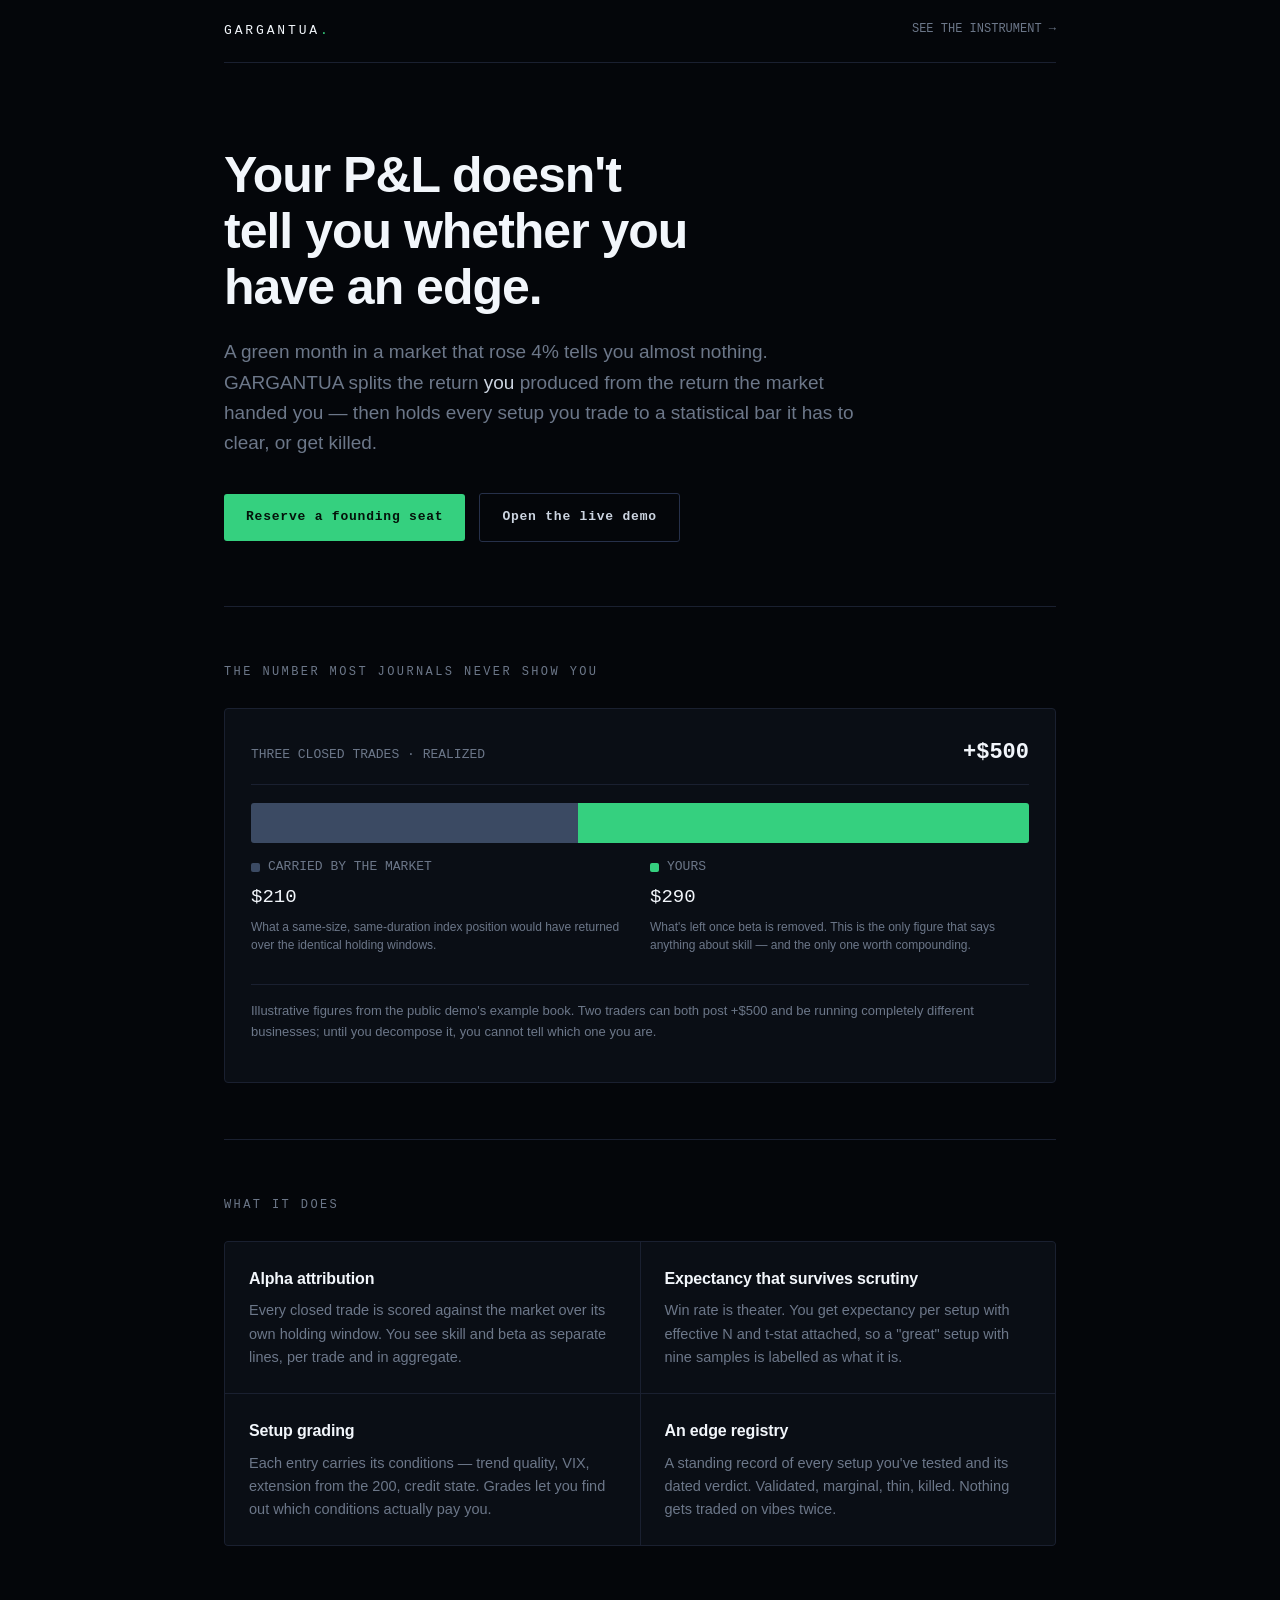
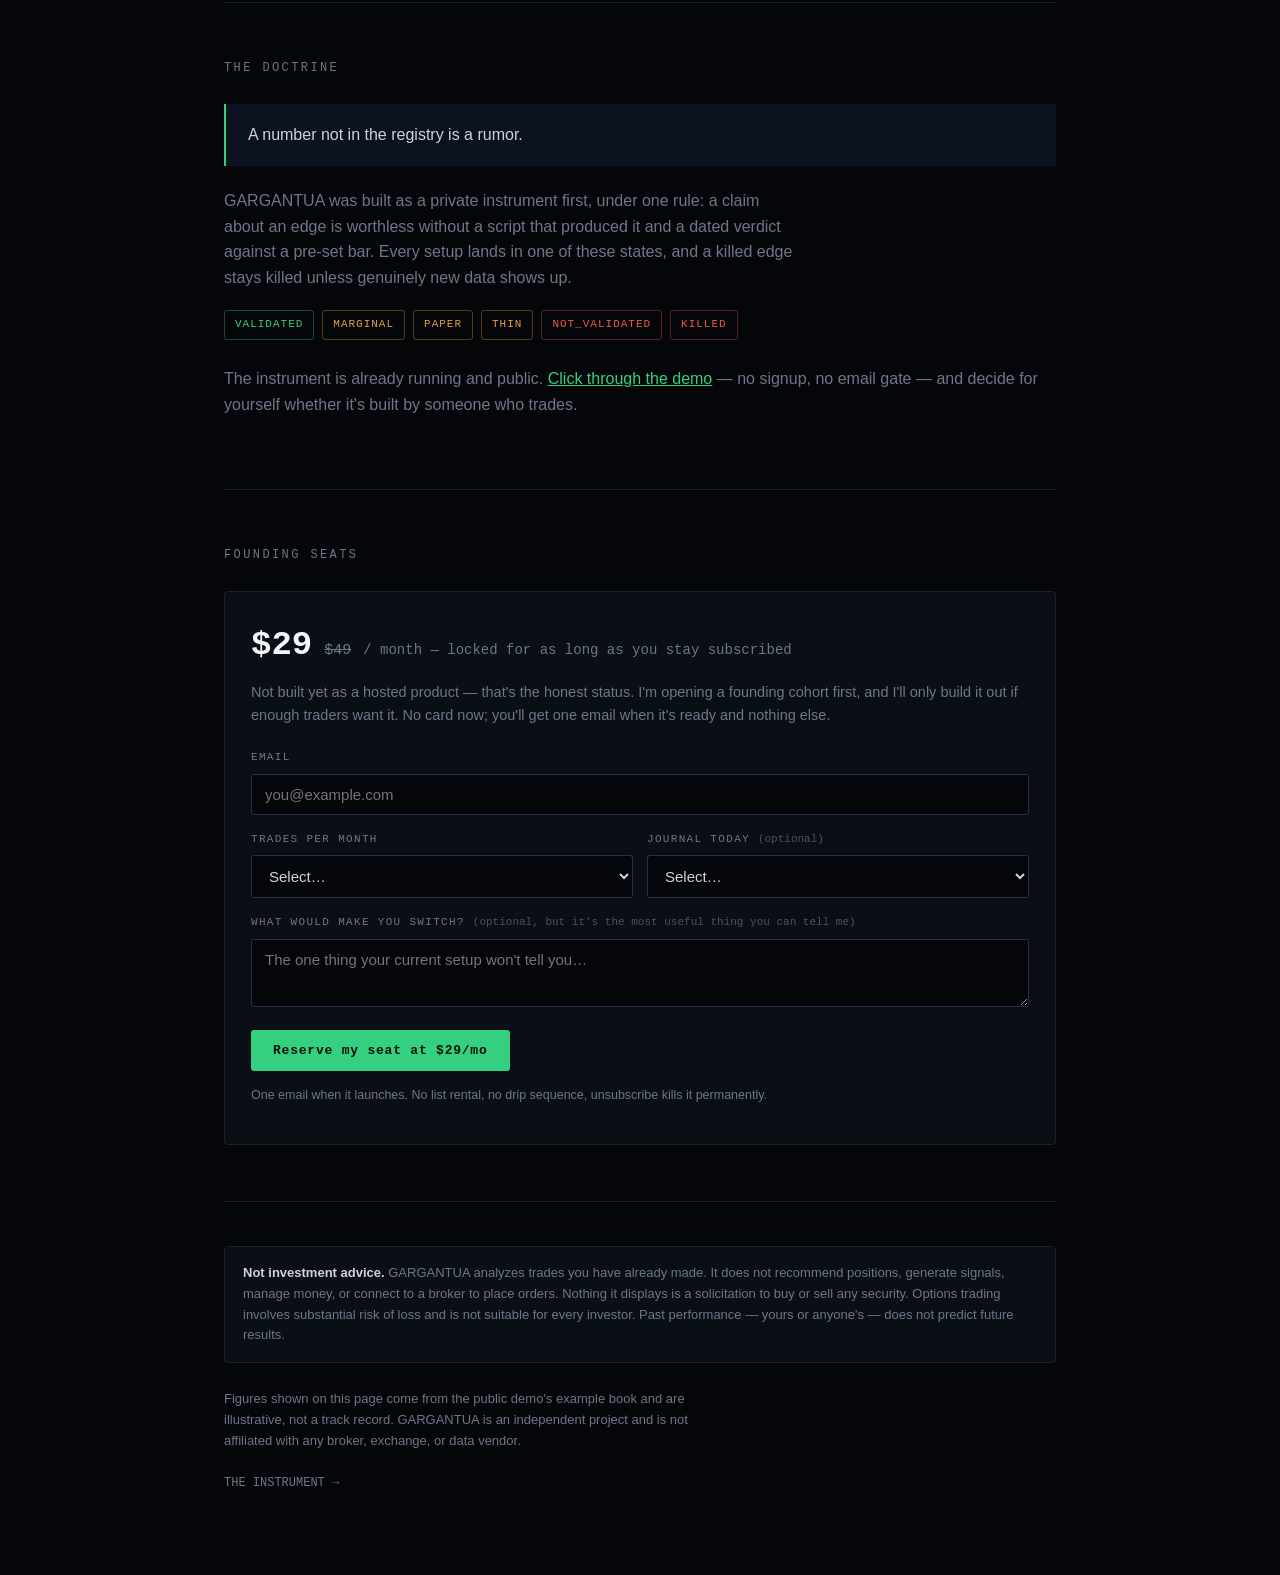
<file: launch/index.html>
<!doctype html>
<html lang="en">
  <head>
    <meta charset="UTF-8" />
    <meta name="viewport" content="width=device-width, initial-scale=1.0" />
    <title>GARGANTUA — know whether your P&amp;L was skill</title>
    <meta name="description" content="An options trade journal that separates the return you earned from the return the market handed you, and holds every setup to a statistical bar it has to clear or get killed." />
    <link rel="icon" type="image/svg+xml" href="../favicon.svg" />
    <meta name="theme-color" content="#04060a" />

    <!-- Open Graph. The demo screenshot is the strongest asset this page has;
         point og:image at a real capture of the instrument before any paid traffic. -->
    <meta property="og:title" content="GARGANTUA — know whether your P&amp;L was skill" />
    <meta property="og:description" content="Most journals tell you what happened. This one tells you whether it was you." />
    <meta property="og:type" content="website" />

    <style>
      /* The palette is lifted from the instrument itself (index.html theme-color #04060a).
         That is deliberate: the landing page has to feel like the same object the demo
         link opens, or the click-through reads as a bait-and-switch. */
      :root {
        --bg: #04060a;
        --panel: #0a0e15;
        --panel-2: #0d1220;
        --line: #1a2030;
        --line-bright: #26304a;
        --ink: #ccd4e0;
        --ink-bright: #f2f6fb;
        --dim: #6c7789;
        --alpha: #35d07f;
        --beta: #3b4a63;
        --warn: #e0a33e;
        --loss: #ef5a42;
        --mono: ui-monospace, SFMono-Regular, "SF Mono", Menlo, Consolas, monospace;
        --sans: -apple-system, BlinkMacSystemFont, "Segoe UI", Inter, Roboto, sans-serif;
      }

      * { box-sizing: border-box; }

      body {
        margin: 0;
        background: var(--bg);
        color: var(--ink);
        font-family: var(--sans);
        font-size: 16px;
        line-height: 1.6;
        -webkit-font-smoothing: antialiased;
      }

      a { color: inherit; }

      .wrap { max-width: 880px; margin: 0 auto; padding: 0 24px; }

      /* ---------- nav ---------- */
      nav {
        display: flex; align-items: center; justify-content: space-between;
        padding: 20px 0; border-bottom: 1px solid var(--line);
      }
      .wordmark {
        font-family: var(--mono); font-size: 13px; letter-spacing: 0.22em;
        color: var(--ink-bright); text-decoration: none;
      }
      .wordmark span { color: var(--alpha); }
      .navlink {
        font-family: var(--mono); font-size: 12px; color: var(--dim);
        text-decoration: none; border-bottom: 1px solid transparent; padding-bottom: 2px;
      }
      .navlink:hover { color: var(--ink); border-bottom-color: var(--line-bright); }

      /* ---------- hero ---------- */
      header { padding: 84px 0 64px; }
      h1 {
        font-size: clamp(30px, 5.4vw, 50px);
        line-height: 1.12; letter-spacing: -0.02em; margin: 0 0 22px;
        color: var(--ink-bright); font-weight: 600; max-width: 17ch;
      }
      .sub { font-size: clamp(16px, 2.1vw, 19px); color: var(--dim); max-width: 60ch; margin: 0 0 34px; }
      .sub strong { color: var(--ink); font-weight: 500; }

      .cta-row { display: flex; flex-wrap: wrap; gap: 14px; align-items: center; }
      .btn {
        display: inline-block; background: var(--alpha); color: #04120a;
        font-family: var(--mono); font-size: 13px; letter-spacing: 0.06em;
        text-decoration: none; padding: 13px 22px; border-radius: 3px;
        font-weight: 600; border: none; cursor: pointer;
      }
      .btn:hover { background: #46e08f; }
      .btn-ghost {
        background: transparent; color: var(--ink); border: 1px solid var(--line-bright);
      }
      .btn-ghost:hover { background: var(--panel-2); color: var(--ink-bright); }

      /* ---------- the attribution panel: the whole pitch in one figure ---------- */
      section { padding: 56px 0; border-top: 1px solid var(--line); }
      h2 {
        font-family: var(--mono); font-size: 12px; letter-spacing: 0.2em;
        color: var(--dim); text-transform: uppercase; margin: 0 0 26px; font-weight: 500;
      }
      h3 { font-size: 20px; color: var(--ink-bright); margin: 0 0 10px; font-weight: 600; letter-spacing: -0.01em; }

      .panel {
        background: var(--panel); border: 1px solid var(--line);
        border-radius: 4px; padding: 26px;
      }

      .attr-total {
        font-family: var(--mono); font-size: 13px; color: var(--dim);
        display: flex; justify-content: space-between; align-items: baseline;
        padding-bottom: 14px; margin-bottom: 18px; border-bottom: 1px solid var(--line);
      }
      .attr-total b { font-size: 22px; color: var(--ink-bright); font-weight: 600; }

      .bar { display: flex; height: 40px; border-radius: 3px; overflow: hidden; margin-bottom: 14px; }
      .bar-beta  { width: 42%; background: var(--beta); }
      .bar-alpha { width: 58%; background: var(--alpha); }

      .legend { display: grid; grid-template-columns: 1fr 1fr; gap: 20px; font-family: var(--mono); font-size: 13px; }
      .legend .k { display: flex; align-items: center; gap: 8px; color: var(--dim); margin-bottom: 4px; }
      .swatch { width: 9px; height: 9px; border-radius: 2px; flex: none; }
      .legend .v { font-size: 19px; color: var(--ink-bright); }
      .legend .note { font-size: 12px; color: var(--dim); line-height: 1.5; margin-top: 6px; font-family: var(--sans); }

      .figcaption {
        font-size: 13px; color: var(--dim); margin-top: 18px;
        padding-top: 16px; border-top: 1px solid var(--line);
      }

      /* ---------- feature grid ---------- */
      .grid { display: grid; grid-template-columns: repeat(2, 1fr); gap: 1px; background: var(--line); border: 1px solid var(--line); border-radius: 4px; overflow: hidden; }
      .cell { background: var(--panel); padding: 24px; }
      .cell h3 { font-size: 16px; margin-bottom: 8px; }
      .cell p { margin: 0; font-size: 14.5px; color: var(--dim); }

      /* ---------- doctrine ---------- */
      .statuses { display: flex; flex-wrap: wrap; gap: 8px; margin: 20px 0 0; padding: 0; list-style: none; }
      .statuses li {
        font-family: var(--mono); font-size: 11px; letter-spacing: 0.09em;
        padding: 5px 10px; border-radius: 3px; border: 1px solid var(--line-bright); color: var(--dim);
      }
      .statuses .ok   { color: var(--alpha); border-color: rgba(53,208,127,0.35); }
      .statuses .mid  { color: var(--warn);  border-color: rgba(224,163,62,0.35); }
      .statuses .dead { color: var(--loss);  border-color: rgba(239,90,66,0.35); }

      blockquote {
        margin: 0; padding: 18px 22px; border-left: 2px solid var(--alpha);
        background: var(--panel-2); color: var(--ink); font-size: 16px;
      }

      /* ---------- signup ---------- */
      .price {
        font-family: var(--mono); display: flex; align-items: baseline; gap: 12px;
        margin-bottom: 8px; flex-wrap: wrap;
      }
      .price .now { font-size: 34px; color: var(--ink-bright); font-weight: 600; }
      .price .was { font-size: 15px; color: var(--dim); text-decoration: line-through; }
      .price .per { font-size: 14px; color: var(--dim); }

      form { margin-top: 22px; }
      .field { margin-bottom: 16px; }
      label {
        display: block; font-family: var(--mono); font-size: 11px; letter-spacing: 0.12em;
        text-transform: uppercase; color: var(--dim); margin-bottom: 7px;
      }
      label .opt { text-transform: none; letter-spacing: 0; color: #4a5364; }
      input, select, textarea {
        width: 100%; background: var(--bg); color: var(--ink);
        border: 1px solid var(--line-bright); border-radius: 3px;
        padding: 11px 13px; font-family: var(--sans); font-size: 15px;
      }
      input:focus, select:focus, textarea:focus { outline: none; border-color: var(--alpha); }
      textarea { resize: vertical; min-height: 68px; }
      .row { display: grid; grid-template-columns: 1fr 1fr; gap: 14px; }

      .formnote { font-size: 12.5px; color: var(--dim); margin-top: 14px; }
      .status { margin-top: 16px; font-family: var(--mono); font-size: 13px; display: none; padding: 12px 14px; border-radius: 3px; }
      .status.show { display: block; }
      .status.good { color: var(--alpha); background: rgba(53,208,127,0.08); border: 1px solid rgba(53,208,127,0.3); }
      .status.bad  { color: var(--loss);  background: rgba(239,90,66,0.08);  border: 1px solid rgba(239,90,66,0.3); }

      /* ---------- footer ---------- */
      footer { padding: 44px 0 70px; border-top: 1px solid var(--line); font-size: 13px; color: var(--dim); }
      footer p { max-width: 68ch; }
      .disclaimer { border: 1px solid var(--line); border-radius: 4px; padding: 16px 18px; margin-bottom: 26px; background: var(--panel); }
      .disclaimer b { color: var(--ink); font-weight: 600; }

      @media (max-width: 560px) {
        .legend, .row, .grid { grid-template-columns: 1fr; }
        header { padding: 56px 0 44px; }
      }
    </style>
  </head>

  <body>
    <div class="wrap">
      <nav>
        <a class="wordmark" href="./">GARGANTUA<span>.</span></a>
        <a class="navlink" href="../" target="_blank" rel="noopener">SEE THE INSTRUMENT →</a>
      </nav>

      <header>
        <h1>Your P&amp;L doesn't tell you whether you have an edge.</h1>
        <p class="sub">
          A green month in a market that rose 4% tells you almost nothing. GARGANTUA splits
          the return <strong>you</strong> produced from the return the market handed you — then holds
          every setup you trade to a statistical bar it has to clear, or get killed.
        </p>
        <div class="cta-row">
          <a class="btn" href="#reserve">Reserve a founding seat</a>
          <a class="btn btn-ghost" href="../" target="_blank" rel="noopener">Open the live demo</a>
        </div>
      </header>

      <section>
        <h2>The number most journals never show you</h2>
        <div class="panel">
          <div class="attr-total">
            <span>THREE CLOSED TRADES · REALIZED</span>
            <b>+$500</b>
          </div>
          <div class="bar" role="img" aria-label="Of $500 realized profit, $210 was market beta and $290 was alpha.">
            <div class="bar-beta"></div>
            <div class="bar-alpha"></div>
          </div>
          <div class="legend">
            <div>
              <div class="k"><span class="swatch" style="background:var(--beta)"></span> CARRIED BY THE MARKET</div>
              <div class="v">$210</div>
              <p class="note">What a same-size, same-duration index position would have returned over the identical holding windows.</p>
            </div>
            <div>
              <div class="k"><span class="swatch" style="background:var(--alpha)"></span> YOURS</div>
              <div class="v">$290</div>
              <p class="note">What's left once beta is removed. This is the only figure that says anything about skill — and the only one worth compounding.</p>
            </div>
          </div>
          <p class="figcaption">
            Illustrative figures from the public demo's example book. Two traders can both post
            +$500 and be running completely different businesses; until you decompose it, you
            cannot tell which one you are.
          </p>
        </div>
      </section>

      <section>
        <h2>What it does</h2>
        <div class="grid">
          <div class="cell">
            <h3>Alpha attribution</h3>
            <p>Every closed trade is scored against the market over its own holding window. You see skill and beta as separate lines, per trade and in aggregate.</p>
          </div>
          <div class="cell">
            <h3>Expectancy that survives scrutiny</h3>
            <p>Win rate is theater. You get expectancy per setup with effective N and t-stat attached, so a "great" setup with nine samples is labelled as what it is.</p>
          </div>
          <div class="cell">
            <h3>Setup grading</h3>
            <p>Each entry carries its conditions — trend quality, VIX, extension from the 200, credit state. Grades let you find out which conditions actually pay you.</p>
          </div>
          <div class="cell">
            <h3>An edge registry</h3>
            <p>A standing record of every setup you've tested and its dated verdict. Validated, marginal, thin, killed. Nothing gets traded on vibes twice.</p>
          </div>
        </div>
      </section>

      <section>
        <h2>The doctrine</h2>
        <blockquote>A number not in the registry is a rumor.</blockquote>
        <p style="margin-top:22px; color:var(--dim); max-width:64ch;">
          GARGANTUA was built as a private instrument first, under one rule: a claim about an
          edge is worthless without a script that produced it and a dated verdict against a
          pre-set bar. Every setup lands in one of these states, and a killed edge stays killed
          unless genuinely new data shows up.
        </p>
        <ul class="statuses">
          <li class="ok">VALIDATED</li>
          <li class="mid">MARGINAL</li>
          <li class="mid">PAPER</li>
          <li class="mid">THIN</li>
          <li class="dead">NOT_VALIDATED</li>
          <li class="dead">KILLED</li>
        </ul>
        <p style="margin-top:26px; color:var(--dim);">
          The instrument is already running and public.
          <a href="../" target="_blank" rel="noopener" style="color:var(--alpha)">Click through the demo</a>
          — no signup, no email gate — and decide for yourself whether it's built by someone who trades.
        </p>
      </section>

      <section id="reserve">
        <h2>Founding seats</h2>
        <div class="panel">
          <div class="price">
            <span class="now">$29</span>
            <span class="was">$49</span>
            <span class="per">/ month — locked for as long as you stay subscribed</span>
          </div>
          <p style="color:var(--dim); font-size:14.5px; margin:0;">
            Not built yet as a hosted product — that's the honest status. I'm opening a founding
            cohort first, and I'll only build it out if enough traders want it. No card now; you'll
            get one email when it's ready and nothing else.
          </p>

          <form id="reserve-form" novalidate>
            <div class="field">
              <label for="email">Email</label>
              <input id="email" name="email" type="email" autocomplete="email" required placeholder="you@example.com" />
            </div>
            <div class="row">
              <div class="field">
                <label for="volume">Trades per month</label>
                <select id="volume" name="volume" required>
                  <option value="">Select…</option>
                  <option value="lt5">Fewer than 5</option>
                  <option value="5-20">5 – 20</option>
                  <option value="20-60">20 – 60</option>
                  <option value="gt60">More than 60</option>
                </select>
              </div>
              <div class="field">
                <label for="current">Journal today <span class="opt">(optional)</span></label>
                <select id="current" name="current">
                  <option value="">Select…</option>
                  <option value="none">I don't keep one</option>
                  <option value="sheet">A spreadsheet</option>
                  <option value="broker">My broker's reports</option>
                  <option value="paid">A paid journal tool</option>
                </select>
              </div>
            </div>
            <div class="field">
              <label for="pain">What would make you switch? <span class="opt">(optional, but it's the most useful thing you can tell me)</span></label>
              <textarea id="pain" name="pain" placeholder="The one thing your current setup won't tell you…"></textarea>
            </div>
            <button class="btn" type="submit" id="submit-btn">Reserve my seat at $29/mo</button>
            <p class="formnote">One email when it launches. No list rental, no drip sequence, unsubscribe kills it permanently.</p>
            <div class="status" id="form-status" role="status" aria-live="polite"></div>
          </form>
        </div>
      </section>

      <footer>
        <div class="disclaimer">
          <b>Not investment advice.</b> GARGANTUA analyzes trades you have already made. It does
          not recommend positions, generate signals, manage money, or connect to a broker to place
          orders. Nothing it displays is a solicitation to buy or sell any security. Options
          trading involves substantial risk of loss and is not suitable for every investor. Past
          performance — yours or anyone's — does not predict future results.
        </div>
        <p>
          Figures shown on this page come from the public demo's example book and are illustrative,
          not a track record. GARGANTUA is an independent project and is not affiliated with any
          broker, exchange, or data vendor.
        </p>
        <p style="margin-top:20px;">
          <a class="navlink" href="../" target="_blank" rel="noopener">THE INSTRUMENT →</a>
        </p>
      </footer>
    </div>

    <script>
      /* ------------------------------------------------------------------
         WIRING REQUIRED BEFORE THIS PAGE GOES ANYWHERE NEAR TRAFFIC.

         This is a static page on GitHub Pages: it has no server, so the form
         needs a third-party collector. Those need an account in YOUR name —
         I can't open one. Paste the POST endpoint here and the form goes live.

           Formspree   https://formspree.io      free tier: 50 submissions/mo
           Buttondown  https://buttondown.email   free to 100 subscribers, real list
           ConvertKit / Kit                       free to 10k, heavier

         Buttondown is the pick if you want the emails to live somewhere you
         can actually send from later. Formspree is faster to wire.

         Until FORM_ENDPOINT is set, the form deliberately refuses to submit and
         says so out loud. A signup form that silently drops leads is worse than
         no form: you'd read a real demand signal as zero interest and kill a
         business that was working.
      ------------------------------------------------------------------ */
      const FORM_ENDPOINT = "";

      const form = document.getElementById("reserve-form");
      const statusEl = document.getElementById("form-status");
      const btn = document.getElementById("submit-btn");

      function say(msg, ok) {
        statusEl.textContent = msg;
        statusEl.className = "status show " + (ok ? "good" : "bad");
      }

      form.addEventListener("submit", async (e) => {
        e.preventDefault();

        const email = form.email.value.trim();
        if (!email || !email.includes("@")) return say("Enter a valid email address.", false);
        if (!form.volume.value) return say("Pick your rough monthly trade count.", false);

        if (!FORM_ENDPOINT) {
          return say("Form not wired up yet — see FORM_ENDPOINT in this page's source.", false);
        }

        btn.disabled = true;
        btn.textContent = "Reserving…";

        try {
          const res = await fetch(FORM_ENDPOINT, {
            method: "POST",
            headers: { "Content-Type": "application/json", Accept: "application/json" },
            body: JSON.stringify({
              email,
              volume: form.volume.value,
              current: form.current.value,
              pain: form.pain.value.trim(),
              // Which channel the signup came from. Post links with ?src=reddit,
              // ?src=fintwit etc. — without it you learn that people signed up but
              // never learn where to spend the next hour.
              src: new URLSearchParams(location.search).get("src") || "direct",
              at: new Date().toISOString(),
            }),
          });
          if (!res.ok) throw new Error("HTTP " + res.status);
          form.reset();
          say("Seat reserved. One email when it's ready — nothing before that.", true);
        } catch (err) {
          say("That didn't go through. Email me directly and I'll add you by hand.", false);
        } finally {
          btn.disabled = false;
          btn.textContent = "Reserve my seat at $29/mo";
        }
      });
    </script>
  </body>
</html>
</file>
